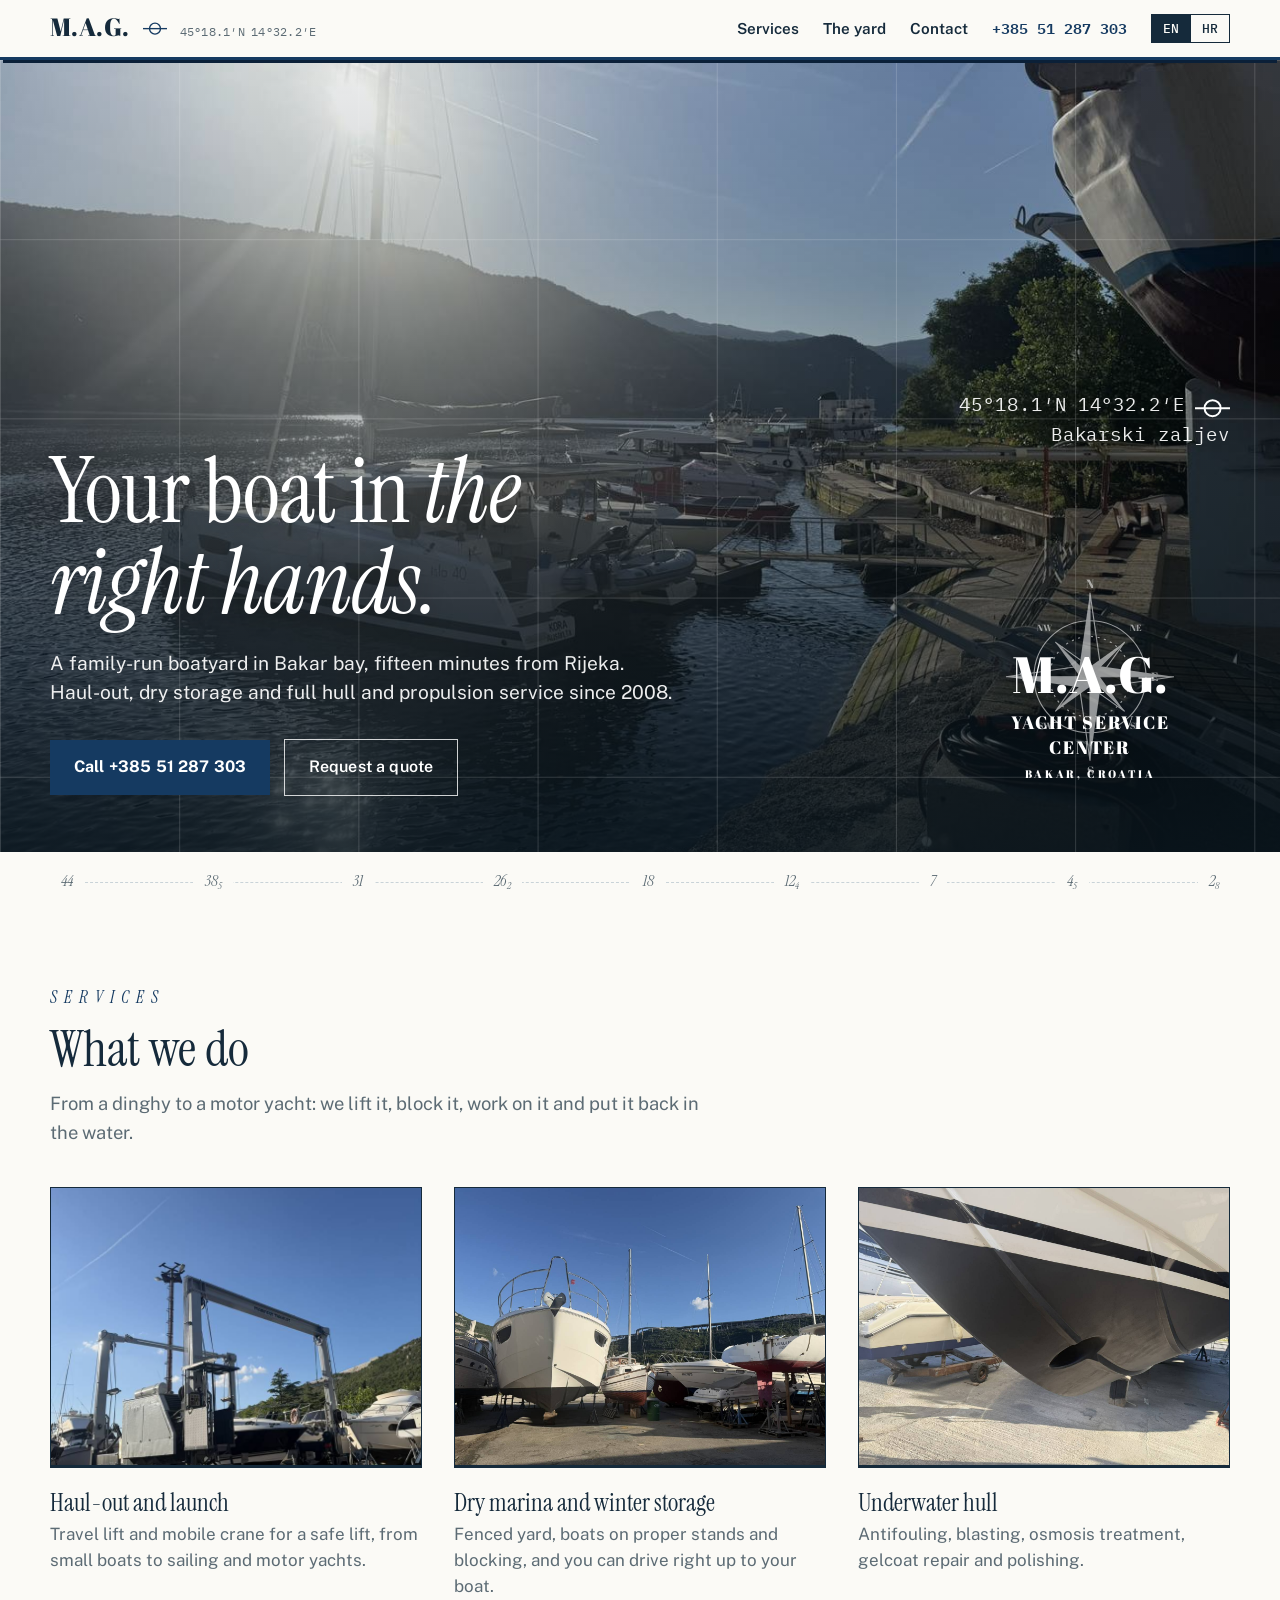
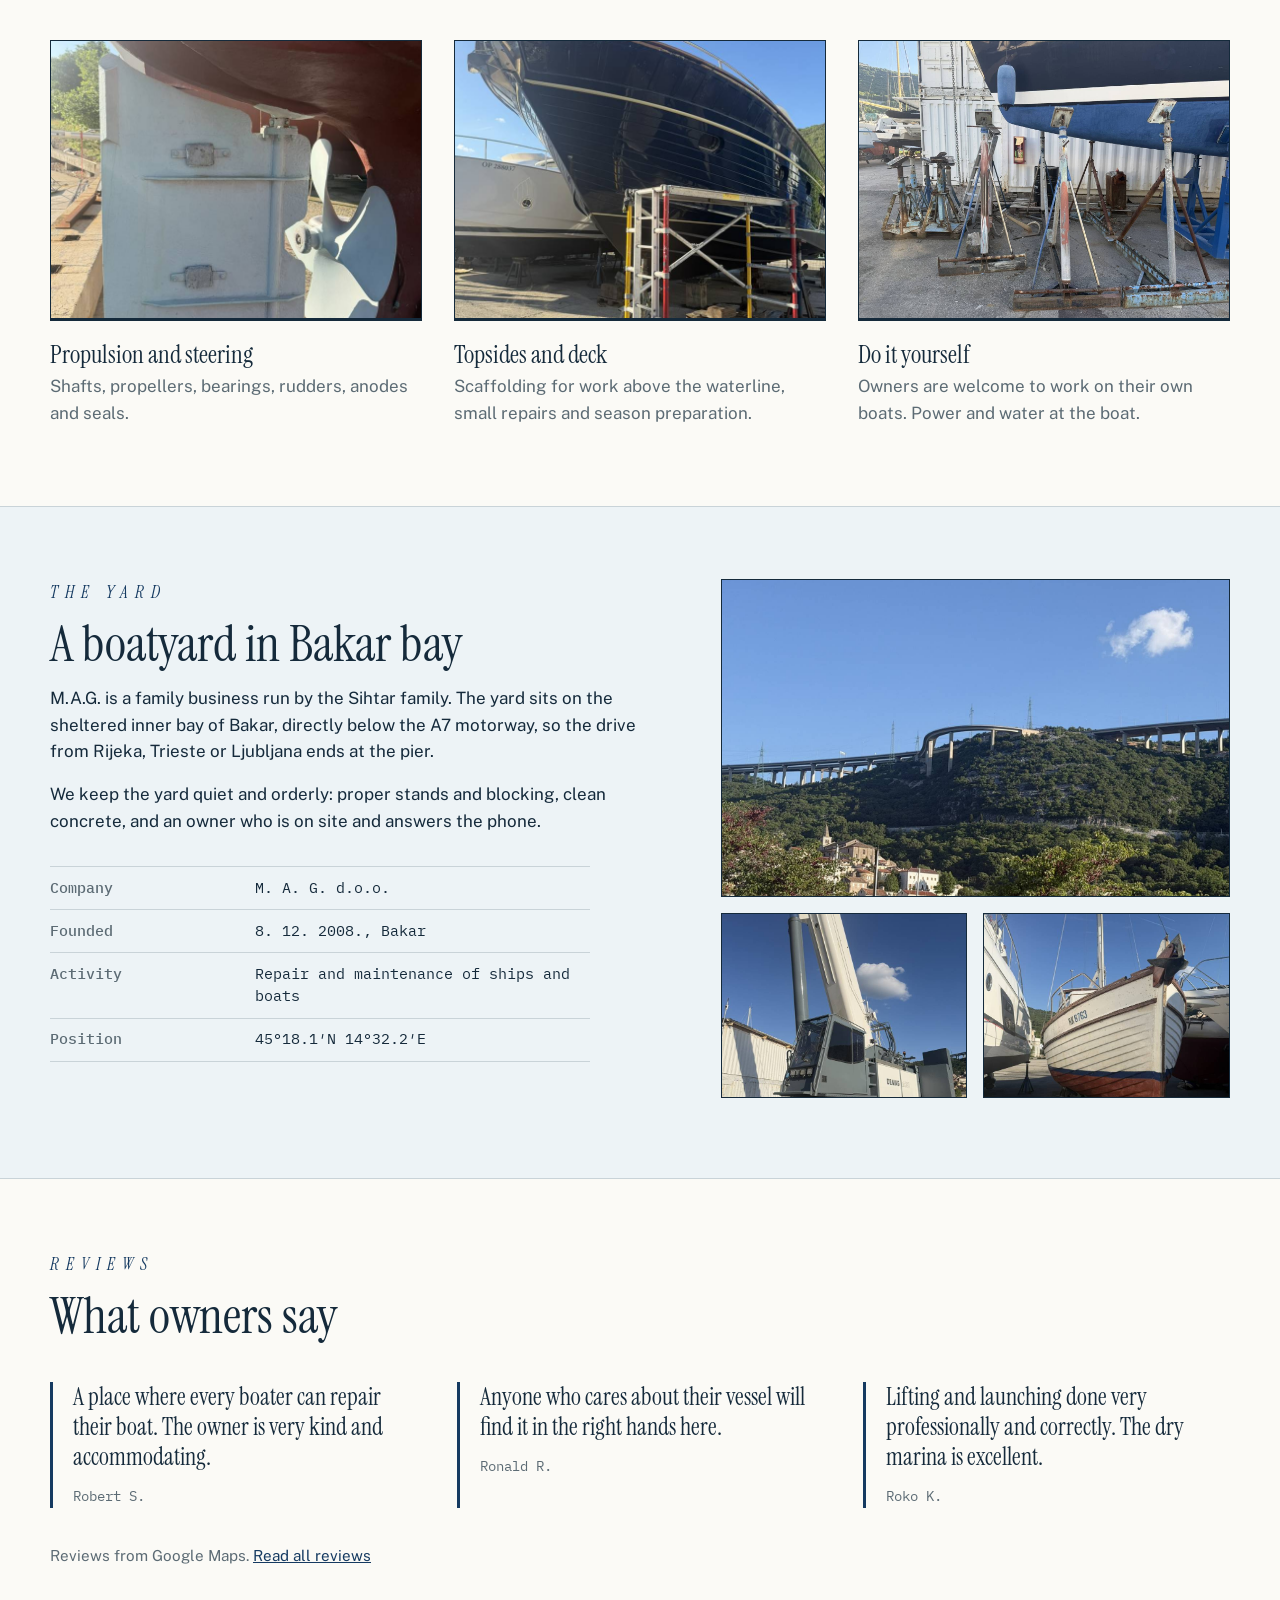
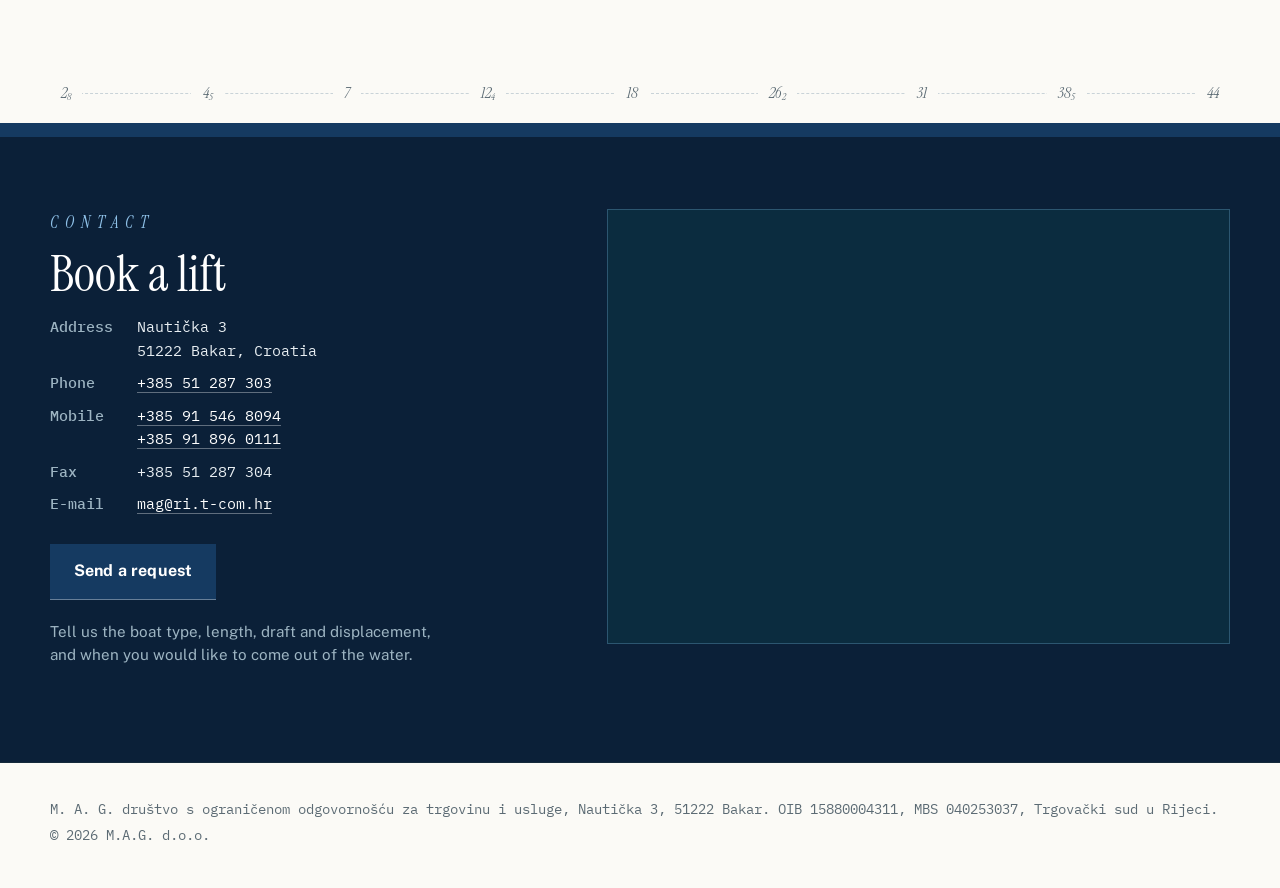
<file: _DRAFT_NENO_265873269457629385762398576/index.html>
<!DOCTYPE html>
<html lang="en">
<head>
<meta charset="utf-8">
<meta name="viewport" content="width=device-width, initial-scale=1">
<title>M.A.G. Yacht Service Center — Bakar, Croatia</title>
<meta name="description" content="Family-run boatyard in Bakar bay near Rijeka. Haul-out, dry marina, hull and propulsion work since 2008.">
<link rel="preconnect" href="https://fonts.googleapis.com">
<link rel="preconnect" href="https://fonts.gstatic.com" crossorigin>
<link href="https://fonts.googleapis.com/css2?family=Instrument+Serif:ital@0;1&family=Abril+Fatface&family=Public+Sans:wght@400;600;700&family=IBM+Plex+Mono:wght@400;500&display=swap" rel="stylesheet">
<style>
  :root{
    --paper:#FBFAF6;        /* chart white */
    --shallow:#D9E8EF;      /* shallow-water tint */
    --shoal:#EDF3F6;
    --ink:#152A3B;          /* blue-black */
    --steel:#5C6B74;
    --blue:#153A61;         /* dark marine blue, boot-top */
    --blue-dk:#0F2C4C;
    --deep:#0B2038;         /* antifouling, below the waterline */
    --hairline:#C9D3D8;
    --display:"Instrument Serif",Georgia,"Times New Roman",serif;
    --body:"Public Sans","Helvetica Neue",Arial,sans-serif;
    --mono:"IBM Plex Mono","Courier New",monospace;
    --measure:60ch;
  }
  *{box-sizing:border-box}
  html{scroll-behavior:smooth}
  @media (prefers-reduced-motion:reduce){html{scroll-behavior:auto}*{transition:none!important}}
  body{margin:0;background:var(--paper);color:var(--ink);font-family:var(--body);font-size:17px;line-height:1.55;-webkit-font-smoothing:antialiased}
  img{display:block;max-width:100%;height:auto}
  a{color:inherit}
  a:focus-visible,button:focus-visible{outline:3px solid var(--blue);outline-offset:3px}
  h1,h2,h3{font-family:var(--display);font-weight:400;line-height:1.02;margin:0}
  h1{font-size:clamp(2.8rem,7vw,5.8rem);letter-spacing:-.01em}
  h2{font-size:clamp(2.1rem,4vw,3.2rem);margin-bottom:.3em}
  h3{font-size:1.55rem;margin-bottom:.2em}
  p{margin:0 0 1em}
  .wrap{width:min(1180px,calc(100% - 2.5rem));margin-inline:auto}
  .mono{font-family:var(--mono)}

  /* chart eyebrow: letterspaced italic serif, like sea names on a chart */
  .eyebrow{font-family:var(--display);font-style:italic;font-size:1.05rem;letter-spacing:.42em;text-transform:uppercase;color:var(--blue);margin:0 0 .8rem}

  /* language switching */
  .lang [data-hr]{display:none}
  .lang [data-en]{display:block}
  .lang.hr [data-hr]{display:block}
  .lang.hr [data-en]{display:none}
  span[data-en],span[data-hr],a[data-en],a[data-hr]{display:inline!important}
  .lang span[data-hr],.lang a[data-hr]{display:none!important}
  .lang.hr span[data-hr],.lang.hr a[data-hr]{display:inline!important}
  .lang.hr span[data-en],.lang.hr a[data-en]{display:none!important}

  /* header: boot-top double stripe */
  header{position:sticky;top:0;z-index:10;background:var(--paper);border-bottom:3px solid var(--blue);box-shadow:0 6px 0 -3px var(--deep)}
  .plim{width:1.5rem;height:auto;color:var(--blue);flex:none}
  .bar{display:flex;align-items:center;justify-content:space-between;gap:1.5rem;padding:.85rem 0}
  .brand{display:flex;align-items:baseline;gap:.8rem;text-decoration:none}
  .brand b{font-family:"Abril Fatface",var(--display);font-weight:400;font-size:1.55rem;letter-spacing:.02em;line-height:1}
  .brand .pos{font-family:var(--mono);font-size:.78rem;color:var(--steel);letter-spacing:.02em}
  nav{display:flex;align-items:center;gap:1.5rem;font-weight:600;font-size:.95rem}
  nav a{text-decoration:none;color:var(--ink)}
  nav a:hover{color:var(--blue)}
  .langsw{display:inline-flex;border:1px solid var(--ink);overflow:hidden;font-size:.85rem}
  .langsw button{border:0;background:none;padding:.3rem .7rem;font-family:var(--mono);font-weight:500;cursor:pointer;color:var(--ink)}
  .langsw button[aria-pressed=true]{background:var(--ink);color:var(--paper)}
  .tel{display:none}
  @media(min-width:960px){.tel{display:inline;font-family:var(--mono);color:var(--blue);text-decoration:none}}
  @media(max-width:700px){nav a.sec{display:none}.brand .pos{display:none}}

  /* hero: photo under a chart graticule, yard position marked with load line */
  .hero{position:relative;min-height:min(88vh,840px);display:grid;align-items:end;color:#fff;isolation:isolate;overflow:hidden}
  .hero>img{position:absolute;inset:0;width:100%;height:100%;object-fit:cover;object-position:50% 45%;z-index:-3}
  .hero::before{content:"";position:absolute;inset:0;z-index:-1;opacity:.35;
    background-image:linear-gradient(to right,rgba(255,255,255,.45) 1px,transparent 1px),
                     linear-gradient(to bottom,rgba(255,255,255,.45) 1px,transparent 1px);
    background-size:clamp(120px,14vw,190px) clamp(120px,14vw,190px)}
  .hero::after{content:"";position:absolute;inset:0;z-index:-2;background:linear-gradient(to top,rgba(10,22,30,.85) 0%,rgba(10,22,30,.35) 45%,rgba(10,22,30,.08) 100%)}
  .hero .wrap{padding:7rem 0 3.5rem;position:relative}
  .hero h1{max-width:15ch;text-shadow:0 2px 26px rgba(0,0,0,.4)}
  .hero p{max-width:52ch;font-size:1.2rem;margin:1.25rem 0 1.9rem;color:rgba(255,255,255,.92)}
  .fix{position:absolute;top:2.2rem;right:0;text-align:right;font-family:var(--mono);font-size:.8rem;letter-spacing:.05em;color:#fff}
  .fix .plim{width:2.2rem;color:#fff;vertical-align:-8px;margin-left:.6rem}
  @media(max-width:700px){.fix{display:none}}
  /* logo: redrawn from the yard's own sticker — compass rose + deco lettering */
  .logo{position:absolute;bottom:3.5rem;right:max(1.25rem,calc((100% - 1180px)/2));width:clamp(190px,24vw,280px);height:auto;color:#fff;filter:drop-shadow(0 2px 14px rgba(0,0,0,.45))}
  @media(max-width:700px){.logo{bottom:auto;top:2.6rem;right:1.25rem;width:150px}}
  .cta{display:inline-flex;align-items:center;gap:.5rem;background:var(--blue);color:#fff;text-decoration:none;font-weight:700;padding:.95rem 1.5rem;font-size:1rem;letter-spacing:.01em}
  .cta:hover{background:var(--blue-dk)}
  .cta.ghost{background:transparent;border:1.5px solid rgba(255,255,255,.8);margin-left:.6rem;font-weight:600}
  .cta.ghost:hover{background:rgba(255,255,255,.14)}

  /* signature: depth-sounding divider — real soundings of Bakar bay along a depth contour */
  .soundings{position:relative;display:flex;justify-content:space-between;align-items:center;
    padding:1.1rem 0;margin:0;list-style:none;font-family:var(--display);font-style:italic;
    font-size:1rem;color:var(--steel);user-select:none}
  .soundings::before{content:"";position:absolute;left:0;right:0;top:50%;border-top:1.5px dashed var(--hairline)}
  .soundings li{position:relative;background:var(--paper);padding:0 .7rem}
  .soundings sub{font-size:.62em;font-style:italic;vertical-align:baseline;position:relative;top:.25em}
  .on-shallow .soundings li{background:var(--shoal)}
  @media(max-width:700px){.soundings li:nth-child(2n){display:none}}

  section{padding:4.5rem 0 5rem}
  .lede{max-width:var(--measure);color:var(--steel);font-size:1.15rem}
  .head{margin-bottom:2.5rem;max-width:56rem}

  /* services: legend entries on the chart */
  .services{display:grid;gap:2.5rem 2rem;grid-template-columns:repeat(auto-fit,minmax(300px,1fr))}
  .svc{margin:0}
  .svc .ph{aspect-ratio:4/3;overflow:hidden;background:var(--shallow);border:1px solid var(--ink)}
  .svc .ph img{width:100%;height:100%;object-fit:cover;transition:transform .5s ease}
  .svc:hover .ph img{transform:scale(1.03)}
  .svc figcaption{padding-top:1rem;border-top:3px solid var(--ink);margin-top:-1px}
  .svc h3{margin-top:.35rem}
  .svc p{color:var(--steel);margin:.35rem 0 0}

  /* yard: shallow-water section */
  .yard{background:var(--shoal);border-top:1px solid var(--hairline);border-bottom:1px solid var(--hairline)}
  .yard .grid{display:grid;gap:3rem;grid-template-columns:minmax(0,1fr)}
  @media(min-width:960px){.yard .grid{grid-template-columns:minmax(0,1.1fr) minmax(0,.9fr);align-items:start}}
  .yard .txt p{max-width:var(--measure)}
  .yard .pics{display:grid;grid-template-columns:minmax(0,1fr) minmax(0,1fr);gap:1rem}
  .yard .pics img{aspect-ratio:4/3;object-fit:cover;width:100%;border:1px solid var(--ink)}
  .yard .pics img:first-child{grid-column:1/-1;aspect-ratio:16/10}
  table.facts{width:100%;border-collapse:collapse;margin-top:2rem;font-size:.92rem;max-width:var(--measure);font-family:var(--mono)}
  table.facts th,table.facts td{text-align:left;padding:.6rem 0;border-top:1px solid var(--hairline);vertical-align:top}
  table.facts th{font-weight:500;color:var(--steel);width:38%;padding-right:1rem}
  table.facts tr:last-child th,table.facts tr:last-child td{border-bottom:1px solid var(--hairline)}

  /* reviews */
  .quotes{display:grid;gap:2.5rem;grid-template-columns:repeat(auto-fit,minmax(280px,1fr))}
  blockquote{margin:0;padding-left:1.25rem;border-left:3px solid var(--blue)}
  blockquote p{font-family:var(--display);font-size:1.5rem;line-height:1.25;margin-bottom:.6rem}
  blockquote cite{font-style:normal;font-family:var(--mono);color:var(--steel);font-size:.85rem}
  .gsrc{margin-top:2.25rem;color:var(--steel);font-size:.95rem}
  .gsrc a{color:var(--blue)}

  /* contact: below the waterline — boot-top stripe, then antifouling */
  .contact{background:var(--deep);color:#E8EEF2;border-top:14px solid var(--blue)}
  .contact h2{color:#fff}
  .contact .grid{display:grid;gap:3rem;grid-template-columns:minmax(0,1fr)}
  @media(min-width:960px){.contact .grid{grid-template-columns:minmax(0,.9fr) minmax(0,1.1fr)}}
  .contact dl{margin:0;display:grid;grid-template-columns:auto 1fr;gap:.55rem 1.5rem;font-size:.95rem;font-family:var(--mono)}
  .contact dt{color:#9DB4C2;font-weight:500}
  .contact dd{margin:0}
  .contact a{color:#fff;text-decoration:none;border-bottom:1px solid rgba(255,255,255,.35)}
  .contact a:hover{border-color:#fff}
  .contact .eyebrow{color:#8FC1E8}
  .map{aspect-ratio:16/11;background:#0B2C3F;border:1px solid #2C5670}
  .map iframe{width:100%;height:100%;border:0}
  .contact .cta{margin-top:1.75rem}
  .note{color:#9DB4C2;font-size:.95rem;margin-top:1.25rem;max-width:44ch}

  footer{padding:2.25rem 0;font-size:.85rem;color:var(--steel);border-top:1px solid var(--ink);font-family:var(--mono)}
  footer p{margin:0 0 .4em}
</style>
</head>
<body class="lang">

<header>
  <div class="wrap bar">
    <a class="brand" href="#top" aria-label="M.A.G. Yacht Service Center">
      <b>M.A.G.</b>
      <svg class="plim" viewBox="0 0 44 28" aria-hidden="true"><circle cx="22" cy="14" r="10" fill="none" stroke="currentColor" stroke-width="2.5"/><line x1="0" y1="14" x2="44" y2="14" stroke="currentColor" stroke-width="2.5"/></svg>
      <span class="pos">45°18.1&prime;N&ensp;14°32.2&prime;E</span>
    </a>
    <nav aria-label="Main">
      <a class="sec" href="#services"><span data-en>Services</span><span data-hr>Usluge</span></a>
      <a class="sec" href="#yard"><span data-en>The yard</span><span data-hr>Brodogradilište</span></a>
      <a class="sec" href="#contact"><span data-en>Contact</span><span data-hr>Kontakt</span></a>
      <a class="tel" href="tel:+38551287303">+385 51 287 303</a>
      <div class="langsw" role="group" aria-label="Language">
        <button type="button" data-lang="en" aria-pressed="true">EN</button>
        <button type="button" data-lang="hr" aria-pressed="false">HR</button>
      </div>
    </nav>
  </div>
</header>

<main id="top">

<section class="hero" style="padding:0">
  <img src="images/hero.jpg" alt="Catamaran moored at the M.A.G. pier in Bakar bay, early morning">
  <svg class="logo" viewBox="0 -18 320 258" role="img" aria-label="M.A.G. Yacht Service Center, Bakar, Croatia">
      <g transform="translate(160,104)" stroke="currentColor" fill="none" stroke-width="1.3" opacity=".55">
        <circle r="64"/>
        <circle r="46" stroke-dasharray="2.5 5"/>
        <g id="c1">
          <path d="M0,-96 L-12,-12 L0,0 Z" fill="currentColor" stroke="none"/>
          <path d="M0,-96 L12,-12 L0,0 Z"/>
        </g>
        <use href="#c1" transform="rotate(90)"/>
        <use href="#c1" transform="rotate(180)"/>
        <use href="#c1" transform="rotate(270)"/>
        <g id="c2" transform="rotate(45)">
          <path d="M0,-56 L-8,-8 L0,0 Z" fill="currentColor" stroke="none"/>
          <path d="M0,-56 L8,-8 L0,0 Z"/>
        </g>
        <use href="#c2" transform="rotate(90)"/>
        <use href="#c2" transform="rotate(180)"/>
        <use href="#c2" transform="rotate(270)"/>
        <g fill="currentColor" stroke="none" font-family="'Abril Fatface',Georgia,serif" font-size="14" text-anchor="middle">
          <text y="-102">N</text><text y="112">S</text>
          <text x="-74" y="5">W</text><text x="74" y="5">E</text>
          <text x="52" y="-52" font-size="10">NE</text><text x="52" y="60" font-size="10">SE</text>
          <text x="-52" y="60" font-size="10">SW</text><text x="-52" y="-52" font-size="10">NW</text>
        </g>
      </g>
      <g fill="currentColor" font-family="'Abril Fatface',Georgia,serif" text-anchor="middle">
        <text x="160" y="122" font-size="58">M.A.G.</text>
        <text x="160" y="164" font-size="20" letter-spacing="2">YACHT SERVICE</text>
        <text x="160" y="192" font-size="20" letter-spacing="2">CENTER</text>
        <text x="160" y="220" font-size="13" letter-spacing="3">BAKAR, CROATIA</text>
      </g>
    </svg>
  <div class="wrap">
    <p class="fix" aria-hidden="true">45°18.1&prime;N&ensp;14°32.2&prime;E<svg class="plim" viewBox="0 0 44 28"><circle cx="22" cy="14" r="10" fill="none" stroke="currentColor" stroke-width="2.5"/><line x1="0" y1="14" x2="44" y2="14" stroke="currentColor" stroke-width="2.5"/></svg><br>Bakarski zaljev</p>
    <h1 data-en>Your boat in <i>the right hands.</i></h1>
    <h1 data-hr>Vaše plovilo u <i>pravim rukama.</i></h1>
    <p data-en>A family-run boatyard in Bakar bay, fifteen minutes from Rijeka. Haul-out, dry storage and full hull and propulsion service since 2008.</p>
    <p data-hr>Obiteljsko servisno brodogradilište u Bakarskom zaljevu, petnaest minuta od Rijeke. Dizanje, zimovanje i kompletan servis trupa i propulzije od 2008.</p>
    <div>
      <a class="cta" href="tel:+38551287303"><span data-en>Call +385 51 287 303</span><span data-hr>Nazovite +385 51 287 303</span></a>
      <a class="cta ghost" href="#contact"><span data-en>Request a quote</span><span data-hr>Zatražite ponudu</span></a>
    </div>
  </div>
</section>

<div class="wrap">
  <ul class="soundings" aria-hidden="true">
    <li>44</li><li>38<sub>5</sub></li><li>31</li><li>26<sub>2</sub></li><li>18</li><li>12<sub>4</sub></li><li>7</li><li>4<sub>5</sub></li><li>2<sub>8</sub></li>
  </ul>
</div>

<section id="services">
  <div class="wrap">
    <div class="head">
      <p class="eyebrow"><span data-en>Services</span><span data-hr>Usluge</span></p>
      <h2 data-en>What we do</h2>
      <h2 data-hr>Što radimo</h2>
      <p class="lede" data-en>From a dinghy to a motor yacht: we lift it, block it, work on it and put it back in the water.</p>
      <p class="lede" data-hr>Od gumenjaka do motorne jahte: dižemo, postavljamo na stalke, radimo i vraćamo u more.</p>
    </div>
    <div class="services">
      <figure class="svc">
        <div class="ph"><img src="images/travellift.jpg" alt="Travel lift in the yard" loading="lazy"></div>
        <figcaption>
          <h3 data-en>Haul-out and launch</h3><h3 data-hr>Dizanje i spuštanje</h3>
          <p data-en>Travel lift and mobile crane for a safe lift, from small boats to sailing and motor yachts.</p>
          <p data-hr>Travel lift i mobilna dizalica za sigurno izvlačenje i porinuće, od malih brodica do jedrilica i motornih jahti.</p>
        </figcaption>
      </figure>
      <figure class="svc">
        <div class="ph"><img src="images/storage.jpg" alt="Boats on stands in the dry marina" loading="lazy"></div>
        <figcaption>
          <h3 data-en>Dry marina and winter storage</h3><h3 data-hr>Suha marina i zimovanje</h3>
          <p data-en>Fenced yard, boats on proper stands and blocking, and you can drive right up to your boat.</p>
          <p data-hr>Ograđeno zemljište, plovila na stalcima i potkladama, autom se dolazi do samog plovila.</p>
        </figcaption>
      </figure>
      <figure class="svc">
        <div class="ph"><img src="images/hull.jpg" alt="Underwater hull of a motor yacht on stands" loading="lazy"></div>
        <figcaption>
          <h3 data-en>Underwater hull</h3><h3 data-hr>Podvodni dio trupa</h3>
          <p data-en>Antifouling, blasting, osmosis treatment, gelcoat repair and polishing.</p>
          <p data-hr>Antivegetativni premaz, pjeskarenje, sanacija osmoze, gelcoat i poliranje.</p>
        </figcaption>
      </figure>
      <figure class="svc">
        <div class="ph"><img src="images/propeller.jpg" alt="Rudder and propeller of a hauled-out boat" loading="lazy"></div>
        <figcaption>
          <h3 data-en>Propulsion and steering</h3><h3 data-hr>Propulzija i kormilo</h3>
          <p data-en>Shafts, propellers, bearings, rudders, anodes and seals.</p>
          <p data-hr>Osovine, propeleri, ležajevi, kormila, anode i brtve.</p>
        </figcaption>
      </figure>
      <figure class="svc">
        <div class="ph"><img src="images/scaffold.jpg" alt="Scaffolding alongside a motor yacht" loading="lazy"></div>
        <figcaption>
          <h3 data-en>Topsides and deck</h3><h3 data-hr>Nadgrađe i paluba</h3>
          <p data-en>Scaffolding for work above the waterline, small repairs and season preparation.</p>
          <p data-hr>Skele za radove iznad vodene linije, manji popravci i priprema za sezonu.</p>
        </figcaption>
      </figure>
      <figure class="svc">
        <div class="ph"><img src="images/stands.jpg" alt="Boat stands and wooden blocking in the yard" loading="lazy"></div>
        <figcaption>
          <h3 data-en>Do it yourself</h3><h3 data-hr>Radovi u vlastitom aranžmanu</h3>
          <p data-en>Owners are welcome to work on their own boats. Power and water at the boat.</p>
          <p data-hr>Vlasnici mogu sami raditi na svom plovilu. Struja i voda uz plovilo.</p>
        </figcaption>
      </figure>
    </div>
  </div>
</section>

<section id="yard" class="yard on-shallow">
  <div class="wrap grid">
    <div class="txt">
      <p class="eyebrow"><span data-en>The yard</span><span data-hr>Brodogradilište</span></p>
      <h2 data-en>A boatyard in Bakar bay</h2>
      <h2 data-hr>Brodogradilište u Bakarskom zaljevu</h2>
      <p data-en>M.A.G. is a family business run by the Sihtar family. The yard sits on the sheltered inner bay of Bakar, directly below the A7 motorway, so the drive from Rijeka, Trieste or Ljubljana ends at the pier.</p>
      <p data-hr>M.A.G. je obiteljsko poduzeće obitelji Sihtar. Brodogradilište je u zaštićenom dijelu Bakarskog zaljeva, neposredno ispod autoceste A7, pa vožnja iz Rijeke, Trsta ili Ljubljane završava na samom gatu.</p>
      <p data-en>We keep the yard quiet and orderly: proper stands and blocking, clean concrete, and an owner who is on site and answers the phone.</p>
      <p data-hr>Držimo dvorište mirnim i urednim: pravi stalci i potklade, čist beton i vlasnik koji je na licu mjesta i javlja se na telefon.</p>
      <table class="facts">
        <tr><th><span data-en>Company</span><span data-hr>Tvrtka</span></th><td>M. A. G. d.o.o.</td></tr>
        <tr><th><span data-en>Founded</span><span data-hr>Osnovano</span></th><td>8. 12. 2008., Bakar</td></tr>
        <tr><th><span data-en>Activity</span><span data-hr>Djelatnost</span></th><td><span data-en>Repair and maintenance of ships and boats</span><span data-hr>Popravak i održavanje brodova i čamaca</span></td></tr>
        <tr><th><span data-en>Position</span><span data-hr>Pozicija</span></th><td>45°18.1&prime;N 14°32.2&prime;E</td></tr>
      </table>
    </div>
    <div class="pics">
      <img src="images/bay.jpg" alt="Bakar bay with the A7 motorway viaduct above the town" loading="lazy">
      <img src="images/crane.jpg" alt="Mobile crane lifting a boat in the yard" loading="lazy">
      <img src="images/woodboat.jpg" alt="Wooden fishing boat with fresh antifouling on stands" loading="lazy">
    </div>
  </div>
</section>

<section id="reviews">
  <div class="wrap">
    <div class="head">
      <p class="eyebrow"><span data-en>Reviews</span><span data-hr>Recenzije</span></p>
      <h2 data-en>What owners say</h2>
      <h2 data-hr>Što kažu vlasnici</h2>
    </div>
    <div class="quotes">
      <blockquote>
        <p data-en>A place where every boater can repair their boat. The owner is very kind and accommodating.</p>
        <p data-hr>Mjesto gdje svaki nautičar može popraviti svoju brodicu. Vlasnik je vrlo ljubazan i susretljiv.</p>
        <cite>Robert S.</cite>
      </blockquote>
      <blockquote>
        <p data-en>Anyone who cares about their vessel will find it in the right hands here.</p>
        <p data-hr>Tko imalo drži do svog plovila, ovdje će ga naći u pravim rukama.</p>
        <cite>Ronald R.</cite>
      </blockquote>
      <blockquote>
        <p data-en>Lifting and launching done very professionally and correctly. The dry marina is excellent.</p>
        <p data-hr>Dizanje i spuštanje obavljaju vrlo profesionalno i korektno. Suha marina je odlična.</p>
        <cite>Roko K.</cite>
      </blockquote>
    </div>
    <p class="gsrc" data-en>Reviews from Google Maps. <a href="https://maps.app.goo.gl/W8f9WcG9JrDQiPCw5" target="_blank" rel="noopener">Read all reviews</a></p>
    <p class="gsrc" data-hr>Recenzije s Google Mapsa. <a href="https://maps.app.goo.gl/W8f9WcG9JrDQiPCw5" target="_blank" rel="noopener">Pročitajte sve recenzije</a></p>
  </div>
</section>

<div class="wrap">
  <ul class="soundings" aria-hidden="true">
    <li>2<sub>8</sub></li><li>4<sub>5</sub></li><li>7</li><li>12<sub>4</sub></li><li>18</li><li>26<sub>2</sub></li><li>31</li><li>38<sub>5</sub></li><li>44</li>
  </ul>
</div>

<section id="contact" class="contact">
  <div class="wrap grid">
    <div>
      <p class="eyebrow"><span data-en>Contact</span><span data-hr>Kontakt</span></p>
      <h2 data-en>Book a lift</h2>
      <h2 data-hr>Dogovorite dizanje</h2>
      <dl>
        <dt><span data-en>Address</span><span data-hr>Adresa</span></dt>
        <dd>Nautička 3<br>51222 Bakar, Croatia</dd>
        <dt><span data-en>Phone</span><span data-hr>Telefon</span></dt>
        <dd><a href="tel:+38551287303">+385 51 287 303</a></dd>
        <dt><span data-en>Mobile</span><span data-hr>Mobitel</span></dt>
        <dd><a href="tel:+385915468094">+385 91 546 8094</a><br><a href="tel:+385918960111">+385 91 896 0111</a></dd>
        <dt>Fax</dt>
        <dd>+385 51 287 304</dd>
        <dt>E-mail</dt>
        <dd><a href="mailto:mag@ri.t-com.hr">mag@ri.t-com.hr</a></dd>
      </dl>
      <a class="cta" href="mailto:mag@ri.t-com.hr?subject=Haul-out%20request"><span data-en>Send a request</span><span data-hr>Pošaljite upit</span></a>
      <p class="note" data-en>Tell us the boat type, length, draft and displacement, and when you would like to come out of the water.</p>
      <p class="note" data-hr>Navedite tip plovila, duljinu, gaz i istisninu te kada biste željeli izvući plovilo.</p>
    </div>
    <div class="map">
      <iframe title="Map: M.A.G. d.o.o., Nautička 3, Bakar" loading="lazy" referrerpolicy="no-referrer-when-downgrade"
        src="https://www.google.com/maps?q=45.3015534,14.5367056&z=16&output=embed"></iframe>
    </div>
  </div>
</section>

</main>

<footer>
  <div class="wrap">
    <p>M. A. G. društvo s ograničenom odgovornošću za trgovinu i usluge, Nautička 3, 51222 Bakar. OIB 15880004311, MBS 040253037, Trgovački sud u Rijeci.</p>
    <p>© 2026 M.A.G. d.o.o.</p>
  </div>
</footer>

<script>
  (function(){
    var body=document.body, btns=document.querySelectorAll('[data-lang]');
    function set(l){
      body.classList.toggle('hr', l==='hr');
      document.documentElement.lang=l;
      btns.forEach(function(b){b.setAttribute('aria-pressed', b.dataset.lang===l ? 'true':'false');});
    }
    btns.forEach(function(b){b.addEventListener('click',function(){set(b.dataset.lang);});});
    var nav=(navigator.language||'').toLowerCase();
    if(nav.indexOf('hr')===0) set('hr');
  })();
</script>
</body>
</html>
</file>
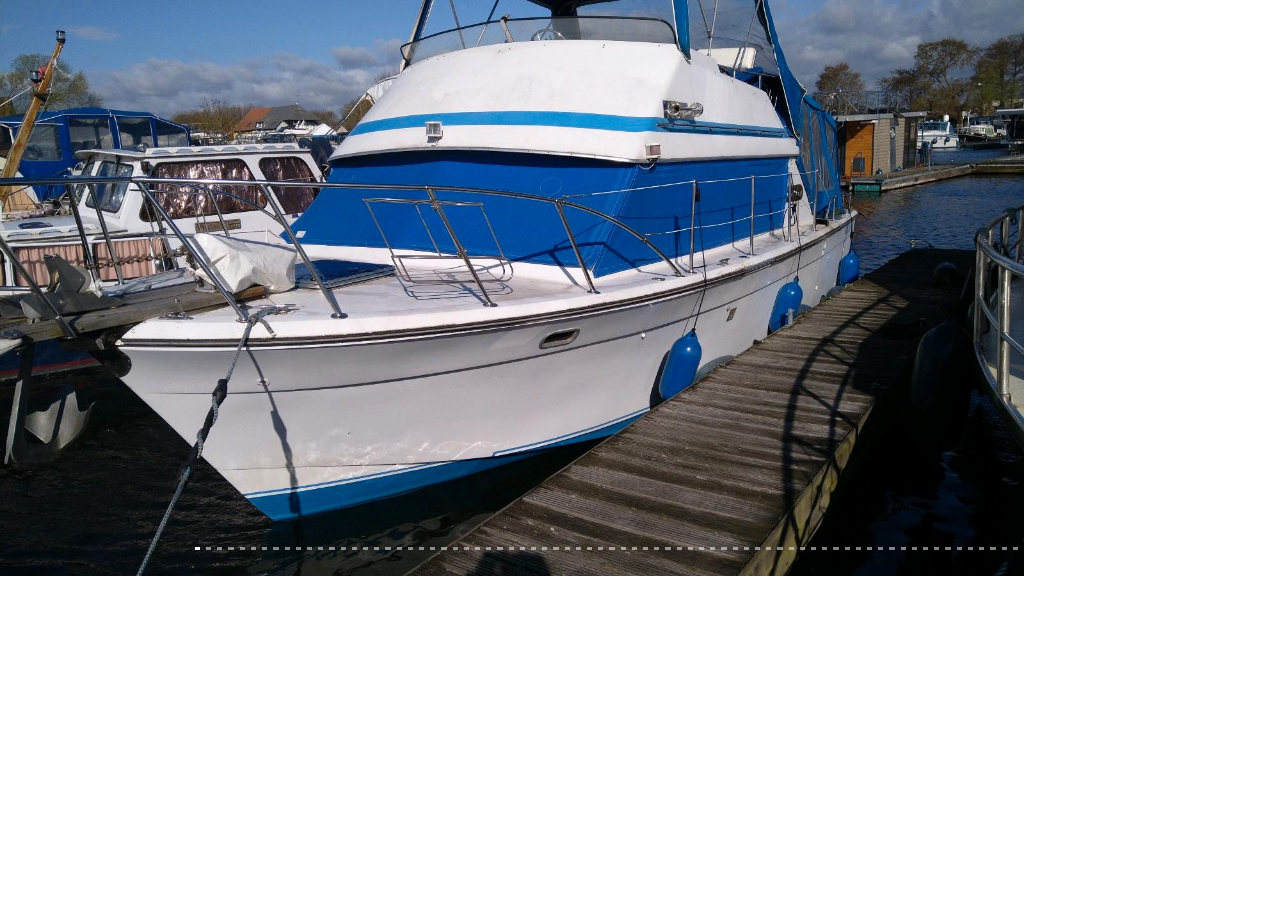
<file: 3756635456442343545444325323/ChrisCraft.html>
<!DOCTYPE html>
<html>
<head>
    <title>Bildergalerie</title>
    <!-- Bootstrap CSS -->
    <link rel="stylesheet" href="https://stackpath.bootstrapcdn.com/bootstrap/4.3.1/css/bootstrap.min.css">
</head>
<body>
    <div id="carouselExampleIndicators" class="carousel slide" data-ride="carousel">
        <ol class="carousel-indicators"><li data-target="#carouselExampleIndicators" data-slide-to="2" class="active"></li><li data-target="#carouselExampleIndicators" data-slide-to="3" class=""></li><li data-target="#carouselExampleIndicators" data-slide-to="4" class=""></li><li data-target="#carouselExampleIndicators" data-slide-to="5" class=""></li><li data-target="#carouselExampleIndicators" data-slide-to="6" class=""></li><li data-target="#carouselExampleIndicators" data-slide-to="7" class=""></li><li data-target="#carouselExampleIndicators" data-slide-to="8" class=""></li><li data-target="#carouselExampleIndicators" data-slide-to="9" class=""></li><li data-target="#carouselExampleIndicators" data-slide-to="10" class=""></li><li data-target="#carouselExampleIndicators" data-slide-to="11" class=""></li><li data-target="#carouselExampleIndicators" data-slide-to="12" class=""></li><li data-target="#carouselExampleIndicators" data-slide-to="13" class=""></li><li data-target="#carouselExampleIndicators" data-slide-to="14" class=""></li><li data-target="#carouselExampleIndicators" data-slide-to="15" class=""></li><li data-target="#carouselExampleIndicators" data-slide-to="16" class=""></li><li data-target="#carouselExampleIndicators" data-slide-to="17" class=""></li><li data-target="#carouselExampleIndicators" data-slide-to="18" class=""></li><li data-target="#carouselExampleIndicators" data-slide-to="19" class=""></li><li data-target="#carouselExampleIndicators" data-slide-to="20" class=""></li><li data-target="#carouselExampleIndicators" data-slide-to="21" class=""></li><li data-target="#carouselExampleIndicators" data-slide-to="22" class=""></li><li data-target="#carouselExampleIndicators" data-slide-to="23" class=""></li><li data-target="#carouselExampleIndicators" data-slide-to="24" class=""></li><li data-target="#carouselExampleIndicators" data-slide-to="25" class=""></li><li data-target="#carouselExampleIndicators" data-slide-to="26" class=""></li><li data-target="#carouselExampleIndicators" data-slide-to="27" class=""></li><li data-target="#carouselExampleIndicators" data-slide-to="28" class=""></li><li data-target="#carouselExampleIndicators" data-slide-to="29" class=""></li><li data-target="#carouselExampleIndicators" data-slide-to="30" class=""></li><li data-target="#carouselExampleIndicators" data-slide-to="31" class=""></li><li data-target="#carouselExampleIndicators" data-slide-to="32" class=""></li><li data-target="#carouselExampleIndicators" data-slide-to="33" class=""></li><li data-target="#carouselExampleIndicators" data-slide-to="34" class=""></li><li data-target="#carouselExampleIndicators" data-slide-to="35" class=""></li><li data-target="#carouselExampleIndicators" data-slide-to="36" class=""></li><li data-target="#carouselExampleIndicators" data-slide-to="37" class=""></li><li data-target="#carouselExampleIndicators" data-slide-to="38" class=""></li><li data-target="#carouselExampleIndicators" data-slide-to="39" class=""></li><li data-target="#carouselExampleIndicators" data-slide-to="40" class=""></li><li data-target="#carouselExampleIndicators" data-slide-to="41" class=""></li><li data-target="#carouselExampleIndicators" data-slide-to="42" class=""></li><li data-target="#carouselExampleIndicators" data-slide-to="43" class=""></li><li data-target="#carouselExampleIndicators" data-slide-to="44" class=""></li><li data-target="#carouselExampleIndicators" data-slide-to="45" class=""></li><li data-target="#carouselExampleIndicators" data-slide-to="46" class=""></li><li data-target="#carouselExampleIndicators" data-slide-to="47" class=""></li><li data-target="#carouselExampleIndicators" data-slide-to="48" class=""></li><li data-target="#carouselExampleIndicators" data-slide-to="49" class=""></li><li data-target="#carouselExampleIndicators" data-slide-to="50" class=""></li><li data-target="#carouselExampleIndicators" data-slide-to="51" class=""></li><li data-target="#carouselExampleIndicators" data-slide-to="52" class=""></li><li data-target="#carouselExampleIndicators" data-slide-to="53" class=""></li><li data-target="#carouselExampleIndicators" data-slide-to="54" class=""></li><li data-target="#carouselExampleIndicators" data-slide-to="55" class=""></li><li data-target="#carouselExampleIndicators" data-slide-to="56" class=""></li><li data-target="#carouselExampleIndicators" data-slide-to="57" class=""></li><li data-target="#carouselExampleIndicators" data-slide-to="58" class=""></li><li data-target="#carouselExampleIndicators" data-slide-to="59" class=""></li><li data-target="#carouselExampleIndicators" data-slide-to="60" class=""></li><li data-target="#carouselExampleIndicators" data-slide-to="61" class=""></li><li data-target="#carouselExampleIndicators" data-slide-to="62" class=""></li><li data-target="#carouselExampleIndicators" data-slide-to="63" class=""></li><li data-target="#carouselExampleIndicators" data-slide-to="64" class=""></li><li data-target="#carouselExampleIndicators" data-slide-to="65" class=""></li><li data-target="#carouselExampleIndicators" data-slide-to="66" class=""></li><li data-target="#carouselExampleIndicators" data-slide-to="67" class=""></li><li data-target="#carouselExampleIndicators" data-slide-to="68" class=""></li><li data-target="#carouselExampleIndicators" data-slide-to="69" class=""></li><li data-target="#carouselExampleIndicators" data-slide-to="70" class=""></li><li data-target="#carouselExampleIndicators" data-slide-to="71" class=""></li><li data-target="#carouselExampleIndicators" data-slide-to="72" class=""></li><li data-target="#carouselExampleIndicators" data-slide-to="73" class=""></li><li data-target="#carouselExampleIndicators" data-slide-to="74" class=""></li><li data-target="#carouselExampleIndicators" data-slide-to="75" class=""></li><li data-target="#carouselExampleIndicators" data-slide-to="76" class=""></li><li data-target="#carouselExampleIndicators" data-slide-to="77" class=""></li><li data-target="#carouselExampleIndicators" data-slide-to="78" class=""></li><li data-target="#carouselExampleIndicators" data-slide-to="79" class=""></li><li data-target="#carouselExampleIndicators" data-slide-to="80" class=""></li><li data-target="#carouselExampleIndicators" data-slide-to="81" class=""></li></ol><div class="carousel-inner"><div class="carousel-item active">
                      <img class="d-block " src="/3756635456442343545444325323/img/0977d940-f7e4-40d8-a9da-6dbebccfa758.jpg" alt="0977d940-f7e4-40d8-a9da-6dbebccfa758.jpg" style="width:1024px;">
                  </div><div class="carousel-item ">
                      <img class="d-block " src="/3756635456442343545444325323/img/1.jpg" alt="1.jpg" style="width:1024px;">
                  </div><div class="carousel-item ">
                      <img class="d-block " src="/3756635456442343545444325323/img/10.jpg" alt="10.jpg" style="width:1024px;">
                  </div><div class="carousel-item ">
                      <img class="d-block " src="/3756635456442343545444325323/img/11.jpg" alt="11.jpg" style="width:1024px;">
                  </div><div class="carousel-item ">
                      <img class="d-block " src="/3756635456442343545444325323/img/115461e0-de20-4d42-b599-1d76a4663f2f.jpg" alt="115461e0-de20-4d42-b599-1d76a4663f2f.jpg" style="width:1024px;">
                  </div><div class="carousel-item ">
                      <img class="d-block " src="/3756635456442343545444325323/img/12.jpg" alt="12.jpg" style="width:1024px;">
                  </div><div class="carousel-item ">
                      <img class="d-block " src="/3756635456442343545444325323/img/13.jpg" alt="13.jpg" style="width:1024px;">
                  </div><div class="carousel-item ">
                      <img class="d-block " src="/3756635456442343545444325323/img/14.jpg" alt="14.jpg" style="width:1024px;">
                  </div><div class="carousel-item ">
                      <img class="d-block " src="/3756635456442343545444325323/img/15.jpg" alt="15.jpg" style="width:1024px;">
                  </div><div class="carousel-item ">
                      <img class="d-block " src="/3756635456442343545444325323/img/16.jpg" alt="16.jpg" style="width:1024px;">
                  </div><div class="carousel-item ">
                      <img class="d-block " src="/3756635456442343545444325323/img/18.jpg" alt="18.jpg" style="width:1024px;">
                  </div><div class="carousel-item ">
                      <img class="d-block " src="/3756635456442343545444325323/img/19.jpg" alt="19.jpg" style="width:1024px;">
                  </div><div class="carousel-item ">
                      <img class="d-block " src="/3756635456442343545444325323/img/2.jpg" alt="2.jpg" style="width:1024px;">
                  </div><div class="carousel-item ">
                      <img class="d-block " src="/3756635456442343545444325323/img/20.jpg" alt="20.jpg" style="width:1024px;">
                  </div><div class="carousel-item ">
                      <img class="d-block " src="/3756635456442343545444325323/img/21.jpg" alt="21.jpg" style="width:1024px;">
                  </div><div class="carousel-item ">
                      <img class="d-block " src="/3756635456442343545444325323/img/21a827f5-9ee1-428b-a26a-87eff710fb40.jpg" alt="21a827f5-9ee1-428b-a26a-87eff710fb40.jpg" style="width:1024px;">
                  </div><div class="carousel-item ">
                      <img class="d-block " src="/3756635456442343545444325323/img/22.jpg" alt="22.jpg" style="width:1024px;">
                  </div><div class="carousel-item ">
                      <img class="d-block " src="/3756635456442343545444325323/img/23.jpg" alt="23.jpg" style="width:1024px;">
                  </div><div class="carousel-item ">
                      <img class="d-block " src="/3756635456442343545444325323/img/24.jpg" alt="24.jpg" style="width:1024px;">
                  </div><div class="carousel-item ">
                      <img class="d-block " src="/3756635456442343545444325323/img/25.jpg" alt="25.jpg" style="width:1024px;">
                  </div><div class="carousel-item ">
                      <img class="d-block " src="/3756635456442343545444325323/img/3.jpg" alt="3.jpg" style="width:1024px;">
                  </div><div class="carousel-item ">
                      <img class="d-block " src="/3756635456442343545444325323/img/39ba05f8-d1bd-4626-9120-50ff9ddcb59c.jpg" alt="39ba05f8-d1bd-4626-9120-50ff9ddcb59c.jpg" style="width:1024px;">
                  </div><div class="carousel-item ">
                      <img class="d-block " src="/3756635456442343545444325323/img/3bbf33d5-9b76-4d4e-88fe-7956d7df8a47.jpg" alt="3bbf33d5-9b76-4d4e-88fe-7956d7df8a47.jpg" style="width:1024px;">
                  </div><div class="carousel-item ">
                      <img class="d-block " src="/3756635456442343545444325323/img/4.jpg" alt="4.jpg" style="width:1024px;">
                  </div><div class="carousel-item ">
                      <img class="d-block " src="/3756635456442343545444325323/img/5.jpg" alt="5.jpg" style="width:1024px;">
                  </div><div class="carousel-item ">
                      <img class="d-block " src="/3756635456442343545444325323/img/52799992-052c-470c-96eb-1255a9afab05.jpg" alt="52799992-052c-470c-96eb-1255a9afab05.jpg" style="width:1024px;">
                  </div><div class="carousel-item ">
                      <img class="d-block " src="/3756635456442343545444325323/img/57fe41a2-4b98-4dd4-bf6d-a86a1a2feade.jpg" alt="57fe41a2-4b98-4dd4-bf6d-a86a1a2feade.jpg" style="width:1024px;">
                  </div><div class="carousel-item ">
                      <img class="d-block " src="/3756635456442343545444325323/img/6.jpg" alt="6.jpg" style="width:1024px;">
                  </div><div class="carousel-item ">
                      <img class="d-block " src="/3756635456442343545444325323/img/6a62befa-030c-4375-9228-ba195810fd5b.jpg" alt="6a62befa-030c-4375-9228-ba195810fd5b.jpg" style="width:1024px;">
                  </div><div class="carousel-item ">
                      <img class="d-block " src="/3756635456442343545444325323/img/6ada74c2-e259-448f-9631-c17ab8573d27.jpg" alt="6ada74c2-e259-448f-9631-c17ab8573d27.jpg" style="width:1024px;">
                  </div><div class="carousel-item ">
                      <img class="d-block " src="/3756635456442343545444325323/img/7.jpg" alt="7.jpg" style="width:1024px;">
                  </div><div class="carousel-item ">
                      <img class="d-block " src="/3756635456442343545444325323/img/8.jpg" alt="8.jpg" style="width:1024px;">
                  </div><div class="carousel-item ">
                      <img class="d-block " src="/3756635456442343545444325323/img/9.jpg" alt="9.jpg" style="width:1024px;">
                  </div><div class="carousel-item ">
                      <img class="d-block " src="/3756635456442343545444325323/img/99e9d643-8a6e-44e9-98a4-8005e8e127bd.jpg" alt="99e9d643-8a6e-44e9-98a4-8005e8e127bd.jpg" style="width:1024px;">
                  </div><div class="carousel-item ">
                      <img class="d-block " src="/3756635456442343545444325323/img/9c57cc06-1f93-4859-99c5-f2030fd92945.jpg" alt="9c57cc06-1f93-4859-99c5-f2030fd92945.jpg" style="width:1024px;">
                  </div><div class="carousel-item ">
                      <img class="d-block " src="/3756635456442343545444325323/img/BootspapiereChrisCraft.jpg" alt="BootspapiereChrisCraft.jpg" style="width:1024px;">
                  </div><div class="carousel-item ">
                      <img class="d-block " src="/3756635456442343545444325323/img/a0914321-6234-43cb-bd29-0b987a7d9fe6.jpg" alt="a0914321-6234-43cb-bd29-0b987a7d9fe6.jpg" style="width:1024px;">
                  </div><div class="carousel-item ">
                      <img class="d-block " src="/3756635456442343545444325323/img/a9c6f18f-0ecc-45a9-bc94-d3387c3b4b51.jpg" alt="a9c6f18f-0ecc-45a9-bc94-d3387c3b4b51.jpg" style="width:1024px;">
                  </div><div class="carousel-item ">
                      <img class="d-block " src="/3756635456442343545444325323/img/b8b610f9-6e28-4daf-9fff-528da7b1b8d6.jpg" alt="b8b610f9-6e28-4daf-9fff-528da7b1b8d6.jpg" style="width:1024px;">
                  </div><div class="carousel-item ">
                      <img class="d-block " src="/3756635456442343545444325323/img/d251c723-dded-4c26-8f67-2f4db43615b6.jpg" alt="d251c723-dded-4c26-8f67-2f4db43615b6.jpg" style="width:1024px;">
                  </div><div class="carousel-item ">
                      <img class="d-block " src="/3756635456442343545444325323/img/e52e3d04-ebdd-4e5e-aea2-c1b04f5a0c52.jpg" alt="e52e3d04-ebdd-4e5e-aea2-c1b04f5a0c52.jpg" style="width:1024px;">
                  </div><div class="carousel-item ">
                      <img class="d-block " src="/3756635456442343545444325323/img/e8f6e706-1e9c-4398-a567-59a8c9c600d9.jpg" alt="e8f6e706-1e9c-4398-a567-59a8c9c600d9.jpg" style="width:1024px;">
                  </div><div class="carousel-item ">
                      <img class="d-block " src="/3756635456442343545444325323/img/f9242894-1a90-4305-b1d5-2820cf81ce1b.jpg" alt="f9242894-1a90-4305-b1d5-2820cf81ce1b.jpg" style="width:1024px;">
                  </div><div class="carousel-item ">
                      <img class="d-block " src="/3756635456442343545444325323/img/ff622c2d-96dc-43aa-a1dc-02ca5cbd6ecb.jpg" alt="ff622c2d-96dc-43aa-a1dc-02ca5cbd6ecb.jpg" style="width:1024px;">
                  </div><div class="carousel-item ">
                      <img class="d-block " src="/3756635456442343545444325323/img/photo_2024-01-21_12-17-13.jpg" alt="photo_2024-01-21_12-17-13.jpg" style="width:1024px;">
                  </div><div class="carousel-item ">
                      <img class="d-block " src="/3756635456442343545444325323/img/photo_2024-01-21_12-17-26.jpg" alt="photo_2024-01-21_12-17-26.jpg" style="width:1024px;">
                  </div><div class="carousel-item ">
                      <img class="d-block " src="/3756635456442343545444325323/img/photo_2024-01-21_12-17-29.jpg" alt="photo_2024-01-21_12-17-29.jpg" style="width:1024px;">
                  </div><div class="carousel-item ">
                      <img class="d-block " src="/3756635456442343545444325323/img/photo_2024-01-21_12-17-30.jpg" alt="photo_2024-01-21_12-17-30.jpg" style="width:1024px;">
                  </div><div class="carousel-item ">
                      <img class="d-block " src="/3756635456442343545444325323/img/photo_2024-01-21_12-17-32.jpg" alt="photo_2024-01-21_12-17-32.jpg" style="width:1024px;">
                  </div><div class="carousel-item ">
                      <img class="d-block " src="/3756635456442343545444325323/img/photo_2024-01-21_12-17-40.jpg" alt="photo_2024-01-21_12-17-40.jpg" style="width:1024px;">
                  </div><div class="carousel-item ">
                      <img class="d-block " src="/3756635456442343545444325323/img/photo_2024-01-21_12-17-42.jpg" alt="photo_2024-01-21_12-17-42.jpg" style="width:1024px;">
                  </div><div class="carousel-item ">
                      <img class="d-block " src="/3756635456442343545444325323/img/photo_2024-01-21_12-17-45.jpg" alt="photo_2024-01-21_12-17-45.jpg" style="width:1024px;">
                  </div><div class="carousel-item ">
                      <img class="d-block " src="/3756635456442343545444325323/img/photo_2024-01-21_12-18-04.jpg" alt="photo_2024-01-21_12-18-04.jpg" style="width:1024px;">
                  </div><div class="carousel-item ">
                      <img class="d-block " src="/3756635456442343545444325323/img/photo_2024-01-21_12-18-11.jpg" alt="photo_2024-01-21_12-18-11.jpg" style="width:1024px;">
                  </div><div class="carousel-item ">
                      <img class="d-block " src="/3756635456442343545444325323/img/photo_2024-01-21_12-18-17.jpg" alt="photo_2024-01-21_12-18-17.jpg" style="width:1024px;">
                  </div><div class="carousel-item ">
                      <img class="d-block " src="/3756635456442343545444325323/img/photo_2024-01-21_12-18-23.jpg" alt="photo_2024-01-21_12-18-23.jpg" style="width:1024px;">
                  </div><div class="carousel-item ">
                      <img class="d-block " src="/3756635456442343545444325323/img/photo_2024-01-21_12-18-32.jpg" alt="photo_2024-01-21_12-18-32.jpg" style="width:1024px;">
                  </div><div class="carousel-item ">
                      <img class="d-block " src="/3756635456442343545444325323/img/photo_2024-01-21_12-19-03.jpg" alt="photo_2024-01-21_12-19-03.jpg" style="width:1024px;">
                  </div><div class="carousel-item ">
                      <img class="d-block " src="/3756635456442343545444325323/img/photo_2024-01-21_12-19-07.jpg" alt="photo_2024-01-21_12-19-07.jpg" style="width:1024px;">
                  </div><div class="carousel-item ">
                      <img class="d-block " src="/3756635456442343545444325323/img/photo_2024-01-21_12-19-09.jpg" alt="photo_2024-01-21_12-19-09.jpg" style="width:1024px;">
                  </div><div class="carousel-item ">
                      <img class="d-block " src="/3756635456442343545444325323/img/photo_2024-01-21_12-19-10.jpg" alt="photo_2024-01-21_12-19-10.jpg" style="width:1024px;">
                  </div><div class="carousel-item ">
                      <img class="d-block " src="/3756635456442343545444325323/img/photo_2024-01-21_12-19-12.jpg" alt="photo_2024-01-21_12-19-12.jpg" style="width:1024px;">
                  </div><div class="carousel-item ">
                      <img class="d-block " src="/3756635456442343545444325323/img/photo_2024-01-21_12-24-47.jpg" alt="photo_2024-01-21_12-24-47.jpg" style="width:1024px;">
                  </div><div class="carousel-item ">
                      <img class="d-block " src="/3756635456442343545444325323/img/photo_2024-01-21_12-26-58.jpg" alt="photo_2024-01-21_12-26-58.jpg" style="width:1024px;">
                  </div><div class="carousel-item ">
                      <img class="d-block " src="/3756635456442343545444325323/img/photo_2024-01-21_12-27-03.jpg" alt="photo_2024-01-21_12-27-03.jpg" style="width:1024px;">
                  </div><div class="carousel-item ">
                      <img class="d-block " src="/3756635456442343545444325323/img/photo_2024-01-21_12-27-51.jpg" alt="photo_2024-01-21_12-27-51.jpg" style="width:1024px;">
                  </div><div class="carousel-item ">
                      <img class="d-block " src="/3756635456442343545444325323/img/photo_2024-01-21_12-27-58.jpg" alt="photo_2024-01-21_12-27-58.jpg" style="width:1024px;">
                  </div><div class="carousel-item ">
                      <img class="d-block " src="/3756635456442343545444325323/img/photo_2024-01-21_12-28-01.jpg" alt="photo_2024-01-21_12-28-01.jpg" style="width:1024px;">
                  </div><div class="carousel-item ">
                      <img class="d-block " src="/3756635456442343545444325323/img/photo_2024-01-21_12-28-05.jpg" alt="photo_2024-01-21_12-28-05.jpg" style="width:1024px;">
                  </div><div class="carousel-item ">
                      <img class="d-block " src="/3756635456442343545444325323/img/photo_2024-01-21_12-28-11.jpg" alt="photo_2024-01-21_12-28-11.jpg" style="width:1024px;">
                  </div><div class="carousel-item ">
                      <img class="d-block " src="/3756635456442343545444325323/img/photo_2024-01-21_12-28-14.jpg" alt="photo_2024-01-21_12-28-14.jpg" style="width:1024px;">
                  </div><div class="carousel-item ">
                      <img class="d-block " src="/3756635456442343545444325323/img/photo_2024-01-21_12-28-37.jpg" alt="photo_2024-01-21_12-28-37.jpg" style="width:1024px;">
                  </div><div class="carousel-item ">
                      <img class="d-block " src="/3756635456442343545444325323/img/photo_2024-01-21_12-29-30.jpg" alt="photo_2024-01-21_12-29-30.jpg" style="width:1024px;">
                  </div><div class="carousel-item ">
                      <img class="d-block " src="/3756635456442343545444325323/img/photo_2024-01-21_12-29-34.jpg" alt="photo_2024-01-21_12-29-34.jpg" style="width:1024px;">
                  </div><div class="carousel-item ">
                      <img class="d-block " src="/3756635456442343545444325323/img/photo_2024-01-21_12-30-12.jpg" alt="photo_2024-01-21_12-30-12.jpg" style="width:1024px;">
                  </div><div class="carousel-item ">
                      <img class="d-block " src="/3756635456442343545444325323/img/photo_2024-01-21_12-30-39.jpg" alt="photo_2024-01-21_12-30-39.jpg" style="width:1024px;">
                  </div><div class="carousel-item ">
                      <img class="d-block " src="/3756635456442343545444325323/img/photo_2024-01-21_12-30-47.jpg" alt="photo_2024-01-21_12-30-47.jpg" style="width:1024px;">
                  </div><div class="carousel-item ">
                      <img class="d-block " src="/3756635456442343545444325323/img/photo_2024-01-21_12-31-32.jpg" alt="photo_2024-01-21_12-31-32.jpg" style="width:1024px;">
                  </div><div class="carousel-item ">
                      <img class="d-block " src="/3756635456442343545444325323/img/s-l1600.jpg" alt="s-l1600.jpg" style="width:1024px;">
                  </div><div class="carousel-item ">
                      <img class="d-block " src="/3756635456442343545444325323/img/s-l64.jpg" alt="s-l64.jpg" style="width:1024px;">
                  </div></div>
        <a class="carousel-control-prev" href="#carouselExampleIndicators" role="button" data-slide="prev">
            <span class="carousel-control-prev-icon" aria-hidden="true"></span>
            <span class="sr-only">Previous</span>
        </a>
        <a class="carousel-control-next" href="#carouselExampleIndicators" role="button" data-slide="next">
            <span class="carousel-control-next-icon" aria-hidden="true"></span>
            <span class="sr-only">Next</span>
        </a>
    </div>

    <!-- Bootstrap JavaScript -->
    <script src="https://code.jquery.com/jquery-3.3.1.slim.min.js"></script>
    <script src="https://cdnjs.cloudflare.com/ajax/libs/popper.js/1.14.7/umd/popper.min.js"></script>
    <script src="https://stackpath.bootstrapcdn.com/bootstrap/4.3.1/js/bootstrap.min.js"></script>
</body>
</html>
</file>
